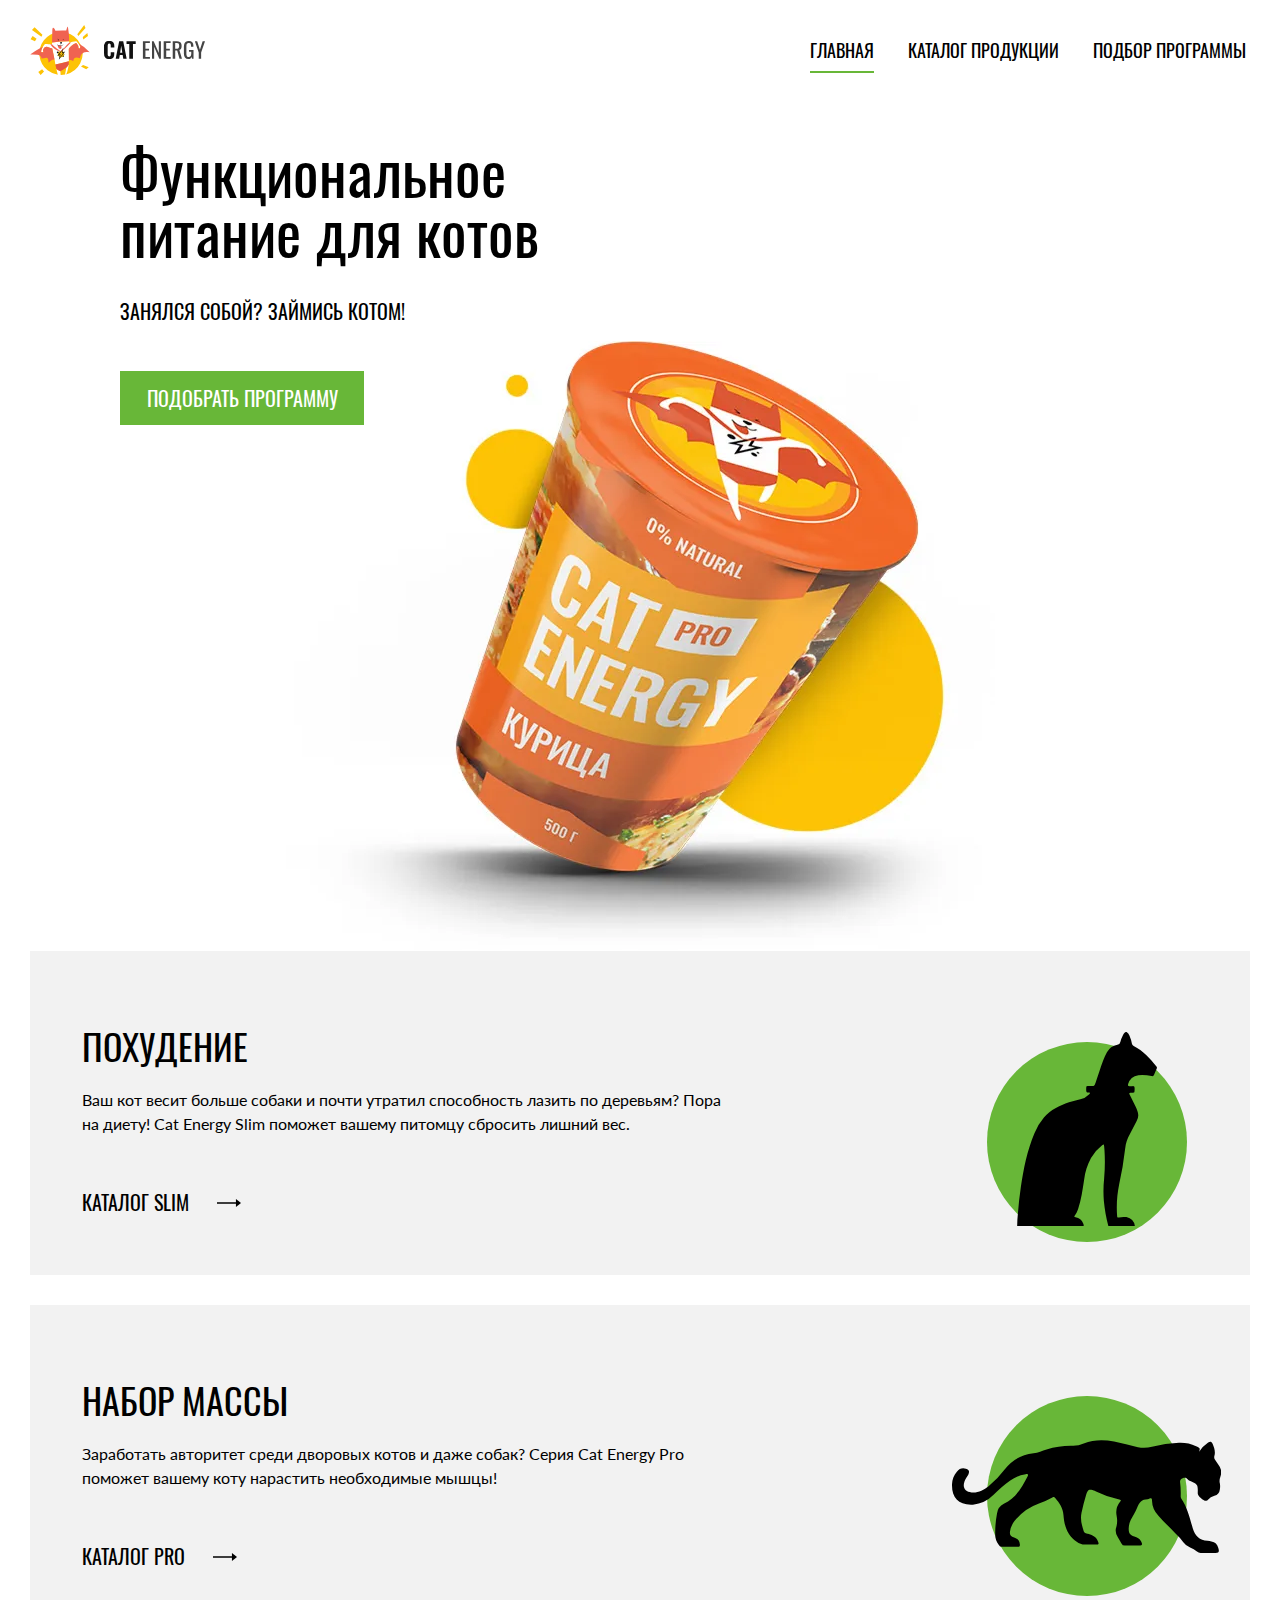
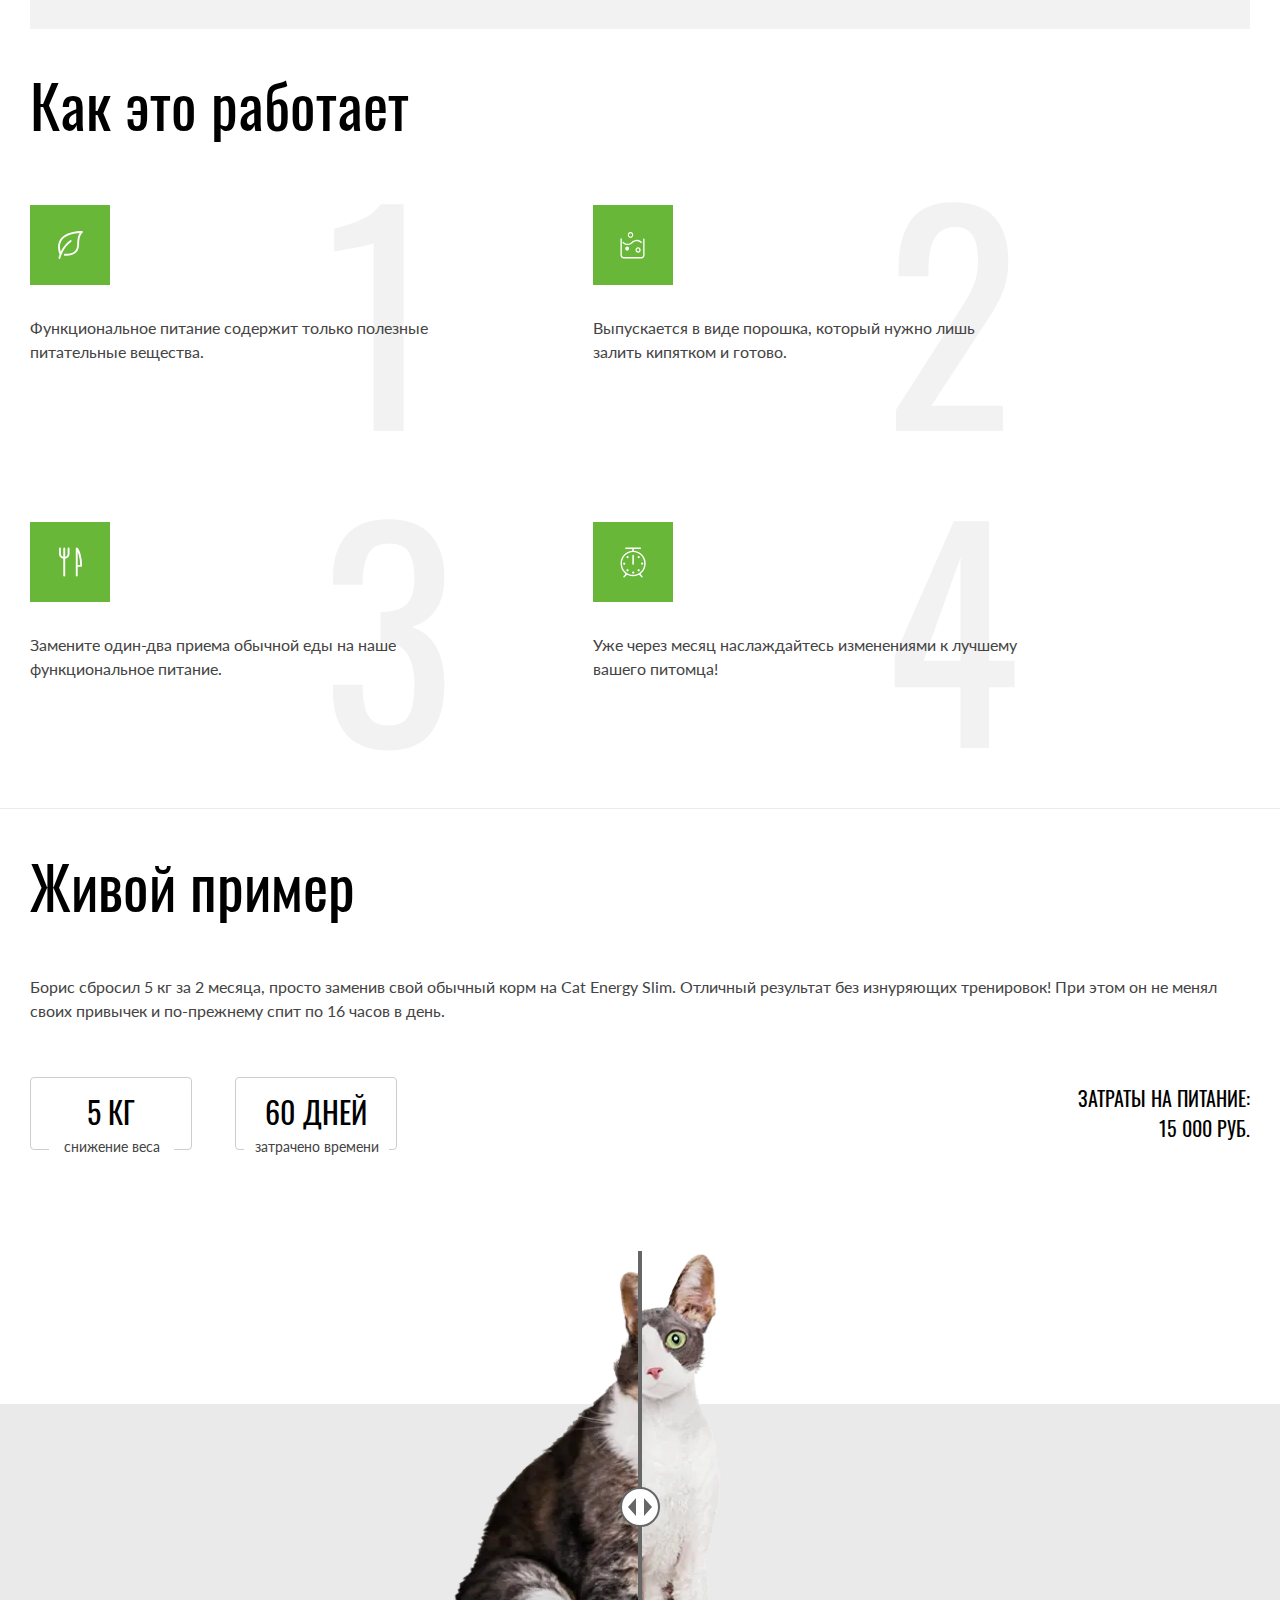
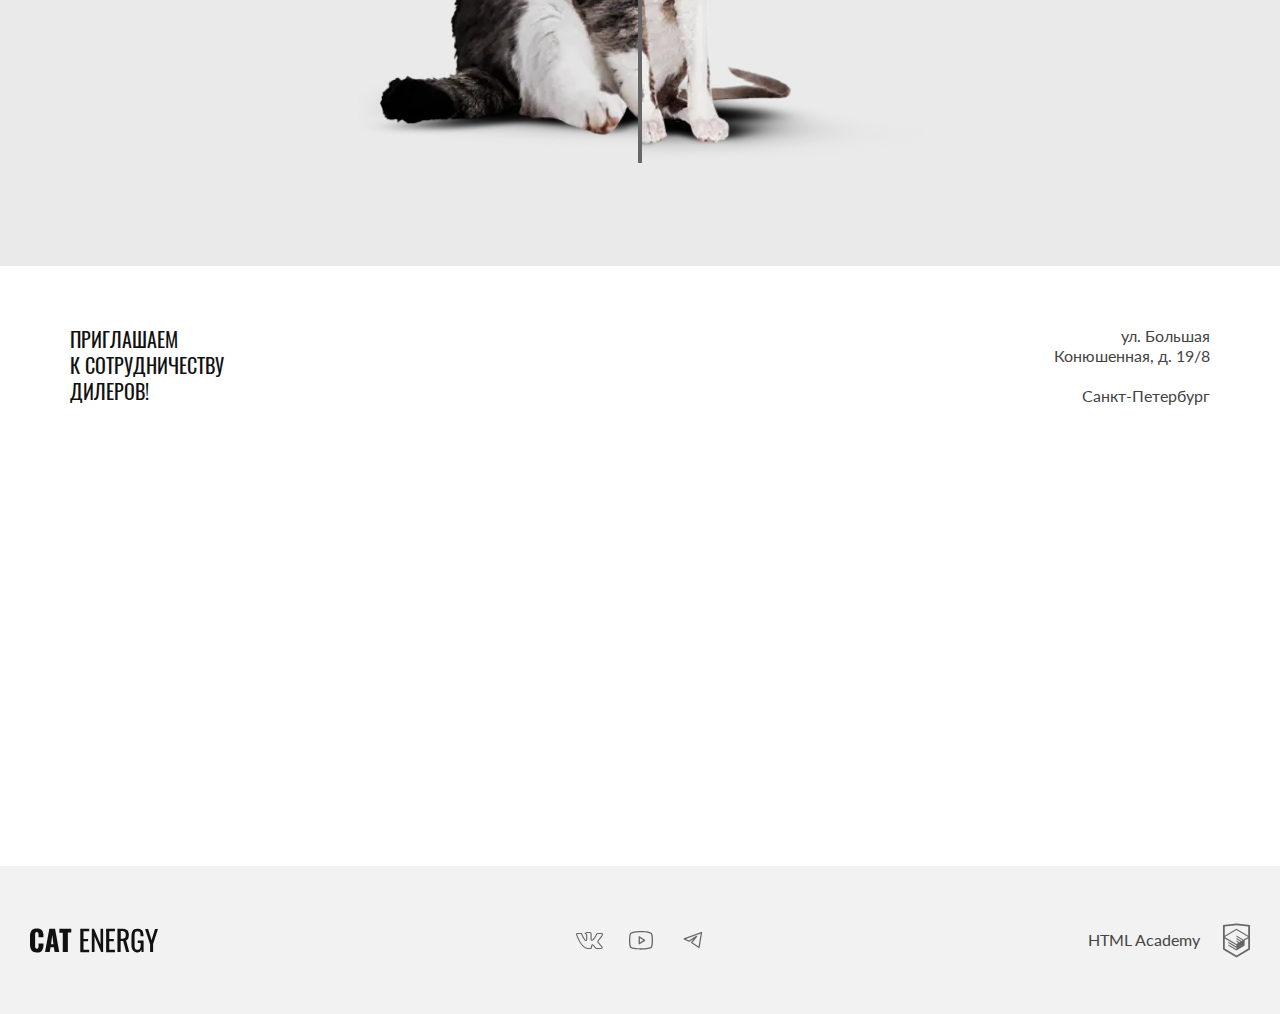
<file: index.html>
<!DOCTYPE html><html class="page" lang="ru"><head><meta charset="UTF-8"><meta name="viewport" content="width=device-width,initial-scale=1"><title>Cat ENERGY</title><link rel="preload" href="fonts/lato/Lato-Regular.woff2" as="font" crossorigin="anonymous"><link rel="preload" href="fonts/oswald/oswaldregular.woff2" as="font" crossorigin="anonymous"><link rel=" icon" href="favicon.ico"><link rel="icon" href="favicons/icon.svg" type="image/svg+xml"><link rel="apple-touch-icon" href="favicons/apple-180.png"><link rel="manifest" href="manifest.webmanifest"><link rel="stylesheet" href="styles/styles.css"></head><body class="page__body"><header class="main-header"><div class="main-header__wrapper"><div class="main-header__header-wrapper"><div class="main-header__logo-wrapper"><a class="main-header__logo-link main-header__logo-pic" href="index.html" aria-current="page"><picture><source media="(min-width: 1440px)" type="image/svg+xml" srcset="images/logo-tablet-desktop.svg" width="70" height="59"><source media="(min-width: 768px)" type="image/svg+xml" srcset="images/logo-tablet-desktop.svg" width="60" height="50"><img class="logo-pic" src="images/logo-mobile.svg" alt="Логотип сайта" width="33" height="38"></picture></a><a class="main-header__logo-link main-header__logo-text" href="index.html" aria-current="page"><picture><source media="(min-width: 768px)" type="image/svg+xml" srcset="images/logo-text-tablet.svg" width="101" height="18"><img class="logo-text logo-text--size" src="images/logo-text.svg" alt="Логотип сайта" width="101" height="18"></picture></a></div><nav class="main-nav main-nav--closed main-nav--nojs"><button class="main-nav__toggle button" type="button"><span class="visually-hidden">Открыть меню</span></button><ul class="main-nav__list"><li class="main-nav__item"><a class="main-nav__link main-nav__link--index main-nav__link--current" href="index.html" aria-current="page">Главная</a></li><li class="main-nav__item"><a class="main-nav__link main-nav__link--index" href="catalog.html">Каталог продукции</a></li><li class="main-nav__item"><a class="main-nav__link main-nav__link--index" href="#">Подбор программы</a></li></ul></nav></div><section class="hero-section"><div class="hero-section__wrapper"><div class="hero-section__content"><h1 class="hero-section__title">Функциональное<br>питание для котов</h1><p class="hero-section__desc">Занялся собой? Займись котом!</p><a class="hero-section__button button button--primary" href="#">Подобрать программу</a></div><picture><source media="(min-width: 1440px)" type="image/webp" srcset="images/hero-desktop@1x.webp, images/hero-desktop@2x.webp 2x" width="552" height="499"><source media="(min-width: 768px)" type="image/webp" srcset="images/hero-tablet@1x.webp, images/hero-tablet@2x.webp 2x" width="709" height="609"><source type="image/webp" srcset="images/hero-mobile@1x.webp@1x, images/hero-mobile@2x.webp 2x" width="280" height="270"><source media="(min-width: 1440px)" type="image/png" srcset="images/hero-desktop@1x.png, images/hero-desktop@2x.png 2x" width="552" height="499"><source media="(min-width: 768px)" type="image/png" srcset="images/hero-tablet@1x.png, images/hero-tablet@2x.png 2x" width="709" height="609"><img class="hero-section__image" src="images/hero-mobile@1x.png" srcset="images/hero-mobile@2x.png 2x" width="280" height="270" alt="Cat Energy со вкусом курицы"></picture></div></section></div></header><main class="main-content"><section class="diet"><div class="diet__wrapper content-wrapper"><h2 class="visually-hidden">Выбор программы</h2><ul class="diet__list"><li class="diet__item diet__item--tiny"><h3 class="diet__title">Похудение</h3><p class="diet__desc">Ваш кот весит больше собаки и почти утратил способность лазить по деревьям? Пора на диету! Cat Energy Slim поможет вашему питомцу сбросить лишний вес.</p><a class="diet__link" href="#">каталог slim</a></li><li class="diet__item diet__item--fat"><h3 class="diet__title">Набор массы</h3><p class="diet__desc">Заработать авторитет среди дворовых котов и даже собак? Серия Cat Energy Pro поможет вашему коту нарастить необходимые мышцы!</p><a class="diet__link" href="#">каталог pro</a></li></ul></div></section><section class="advantages"><div class="advantages__wrapper content-wrapper"><h2 class="advantages__title section-title">Как это работает</h2><ol class="advantages__list"><li class="advantages__item advantages__item--nutritious"><p class="advantages__text">Функциональное питание содержит только полезные питательные вещества.</p></li><li class="advantages__item advantages__item--powder"><p class="advantages__text">Выпускается в виде порошка, который нужно лишь залить кипятком и готово.</p></li><li class="advantages__item advantages__item--cutlery"><p class="advantages__text">Замените один-два приема обычной еды на наше функциональное питание.</p></li><li class="advantages__item advantages__item--alarm"><p class="advantages__text">Уже через месяц наслаждайтесь изменениями к лучшему вашего&nbsp;питомца!</p></li></ol></div></section><section class="example"><div class="example__wrapper content-wrapper"><h2 class="example__tittle section-title">Живой пример</h2><div class="example__inner-content"><div class="example__text"><p class="example__desc">Борис сбросил 5 кг за 2 месяца, просто заменив свой обычный корм на Cat Energy Slim. Отличный результат без&nbsp;изнуряющих тренировок! При этом он не менял своих привычек и по-прежнему спит по 16 часов в день.</p><div class="stats"><dl class="stats__list"><div class="stats__item"><dt class="stats__title">5 КГ</dt><dd class="stats__desc stats__desc--weight">снижение веса</dd></div><div class="stats__item"><dt class="stats__title">60 дней</dt><dd class="stats__desc stats__desc--time">затрачено времени</dd></div></dl><p class="stats__text"><span>затраты на питание:</span><span>15 000 руб.</span></p></div></div><div class="example__slider slider"><div class="slider__wrapper" style="--curtain-place: 0.5;"><picture class="slider__picture"><source media="(min-width: 1440px)" type="image/webp" srcset="images/before-desktop@1x.webp, images/before-desktop@2x.webp 2x" width="560" height="512"><source media="(min-width: 768px)" type="image/webp" srcset="images/before-tablet@1x.webp, images/before-tablet@2x.webp 2x" width="560" height="512"><source type="image/webp" srcset="images/before-mobile@1x.webp, images/before-mobile@2x.webp 2x" width="280" height="256"><source media="(min-width: 1440px)" type="image/png" srcset="images/before-desktop@1x.png, images/before-desktop@2x.png 2x" width="560" height="512"><source media="(min-width: 768px)" type="image/png" srcset="images/before-tablet@1x.png, images/before-tablet@2x.png 2x" width="560" height="512"><img class="slider__image slider__image--before" src="images/before-mobile@1x.png" srcset="images/before-mobile@2x.png 2x" alt="Борис ДО>" width="280" height="256" loading="lazy"></picture><button class="button slider__curtain" type="button"><span class="visually-hidden">Посмотрите разницу</span></button><picture class="slider__picture"><source media="(min-width: 1440px)" type="image/webp" srcset="images/after-desktop@1x.webp, images/after-desktop@2x.webp 2x" width="560" height="512"><source media="(min-width: 768px)" type="image/webp" srcset="images/after-tablet@1x.webp, images/after-tablet@2x.webp 2x" width="560" height="512"><source type="image/webp" srcset="images/after-mobile@1x.webp, images/after-mobile@2x.webp 2x" width="280" height="256"><source media="(min-width: 1440px)" type="image/png" srcset="images/after-desktop@1x.png, images/after-desktop@2x.png 2x" width="560" height="512"><source media="(min-width: 768px)" type="image/png" srcset="images/after-tablet@1x.png, images/after-tablet@2x.png 2x" width="560" height="512"><img class="slider__image slider__image--after" src="images/after-mobile@1x.png" srcset="images/after-mobile@2x.png 2x" alt="Борис После>" width="280" height="256" loading="lazy"></picture></div></div></div></div></section><section class="location"><div class="location__wrapper"><div class="location__contacts contacts"><h2 class="contacts__title">приглашаем<br>к сотрудничеству дилеров!</h2><div><p class="contacts__text contacts__text--top">ул. Большая Конюшенная, д. 19/8</p><p class="contacts__text">Санкт-Петербург</p></div></div><div class="location__map-wrapper location__map-wrapper--nojs"><iframe class="location__map-iframe" title="Мы на карте: Санкт-Петербург, ул. Большая Конюшенная, д. 19/8" src="https://www.google.com/maps/embed?pb=!1m18!1m12!1m3!1d1998.6036257198161!2d30.32047247732078!3d59.93871916209359!2m3!1f0!2f0!3f0!3m2!1i1024!2i768!4f13.1!3m3!1m2!1s0x4696310fca145cc1%3A0x42b32648d8238007!2z0JHQvtC70YzRiNCw0Y8g0JrQvtC90Y7RiNC10L3QvdCw0Y8g0YPQuy4sIDE5LzgsINCh0LDQvdC60YIt0J_QtdGC0LXRgNCx0YPRgNCzLCAxOTExODY!5e0!3m2!1sru!2sru!4v1716222748170!5m2!1sru!2sru" width="600" height="450" style="border:0;" allowfullscreen="" loading="lazy" referrerpolicy="no-referrer-when-downgrade"></iframe><picture><source media="(min-width: 1440px)" type="image/webp" srcset="images/map-desktop@1x.webp, images/map-desktop@2x.webp 2x" width="1440" height="400"><source media="(min-width: 768px)" type="image/webp" srcset="images/map-tablet@1x.webp, images/map-tablet@2x.webp 2x" width="768" height="400"><source type="image/webp" srcset="images/map-mobile@1x.webp, images/map-mobile@2x.webp 2x" width="320" height="362"><source media="(min-width: 1440px)" type="image/png" srcset="images/map-desktop@1x.png, images/map-desktop@2x.png 2x" width="1440" height="400"><source media="(min-width: 768px)" type="image/png" srcset="images/map-tablet@1x.png, images/map-tablet@2x.png 2x" width="768" height="400"><img class="location__map" src="images/map-mobile@1x.png" srcset="images/map-mobile@2x.png 2x" alt="Мы на карте" width="320" height="362" loading="lazy"></picture></div></div></section></main><footer class="footer"><div class="footer__wrapper content-wrapper"><a class="footer__logo" href="index.html" aria-current="page"><img class="logo-text logo-text--footer" src="images/logo-text.svg" alt="Логотип Cat Energy" width="128" height="24"></a><ul class="footer__social social-list"><li class="social-list__item"><a class="social-list__link social-list__link--vk" href="#"><span class="visually-hidden">Мы в вКонтакте</span></a></li><li class="social-list__item"><a class="social-list__link social-list__link--yt" href="#"><span class="visually-hidden">Мы на Ютубе</span></a></li><li class="social-list__item"><a class="social-list__link social-list__link--tg" href="#"><span class="visually-hidden">Мы в Телеграмм</span></a></li></ul><a class="footer__copyright copyright" href="https://htmlacademy.ru/intensive/adaptive"><p class="copyright__text">HTML Academy</p><svg class="copyright__logo" width="27" height="35"><use href="icons/stack.svg#logo-academy"></use></svg></a></div></footer><script src="scripts/script.js" defer="defer"></script></body></html>
</file>
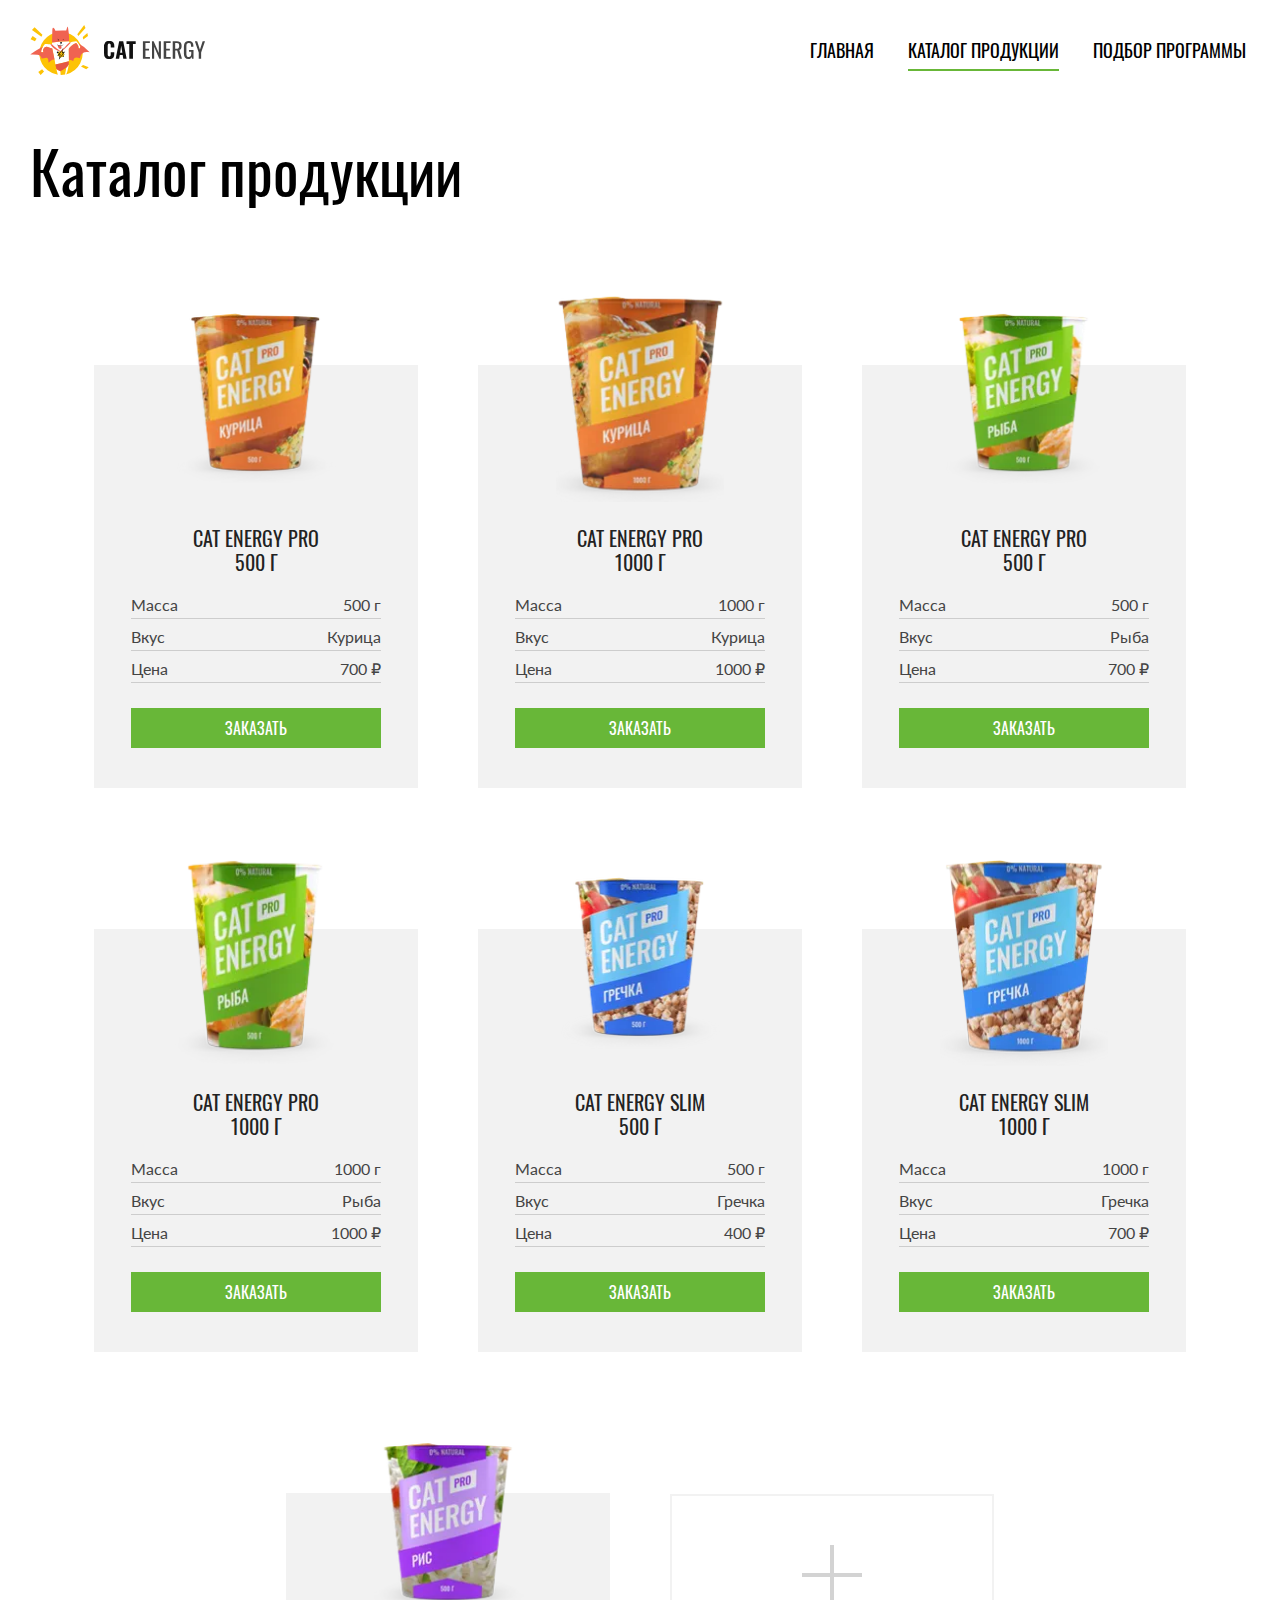
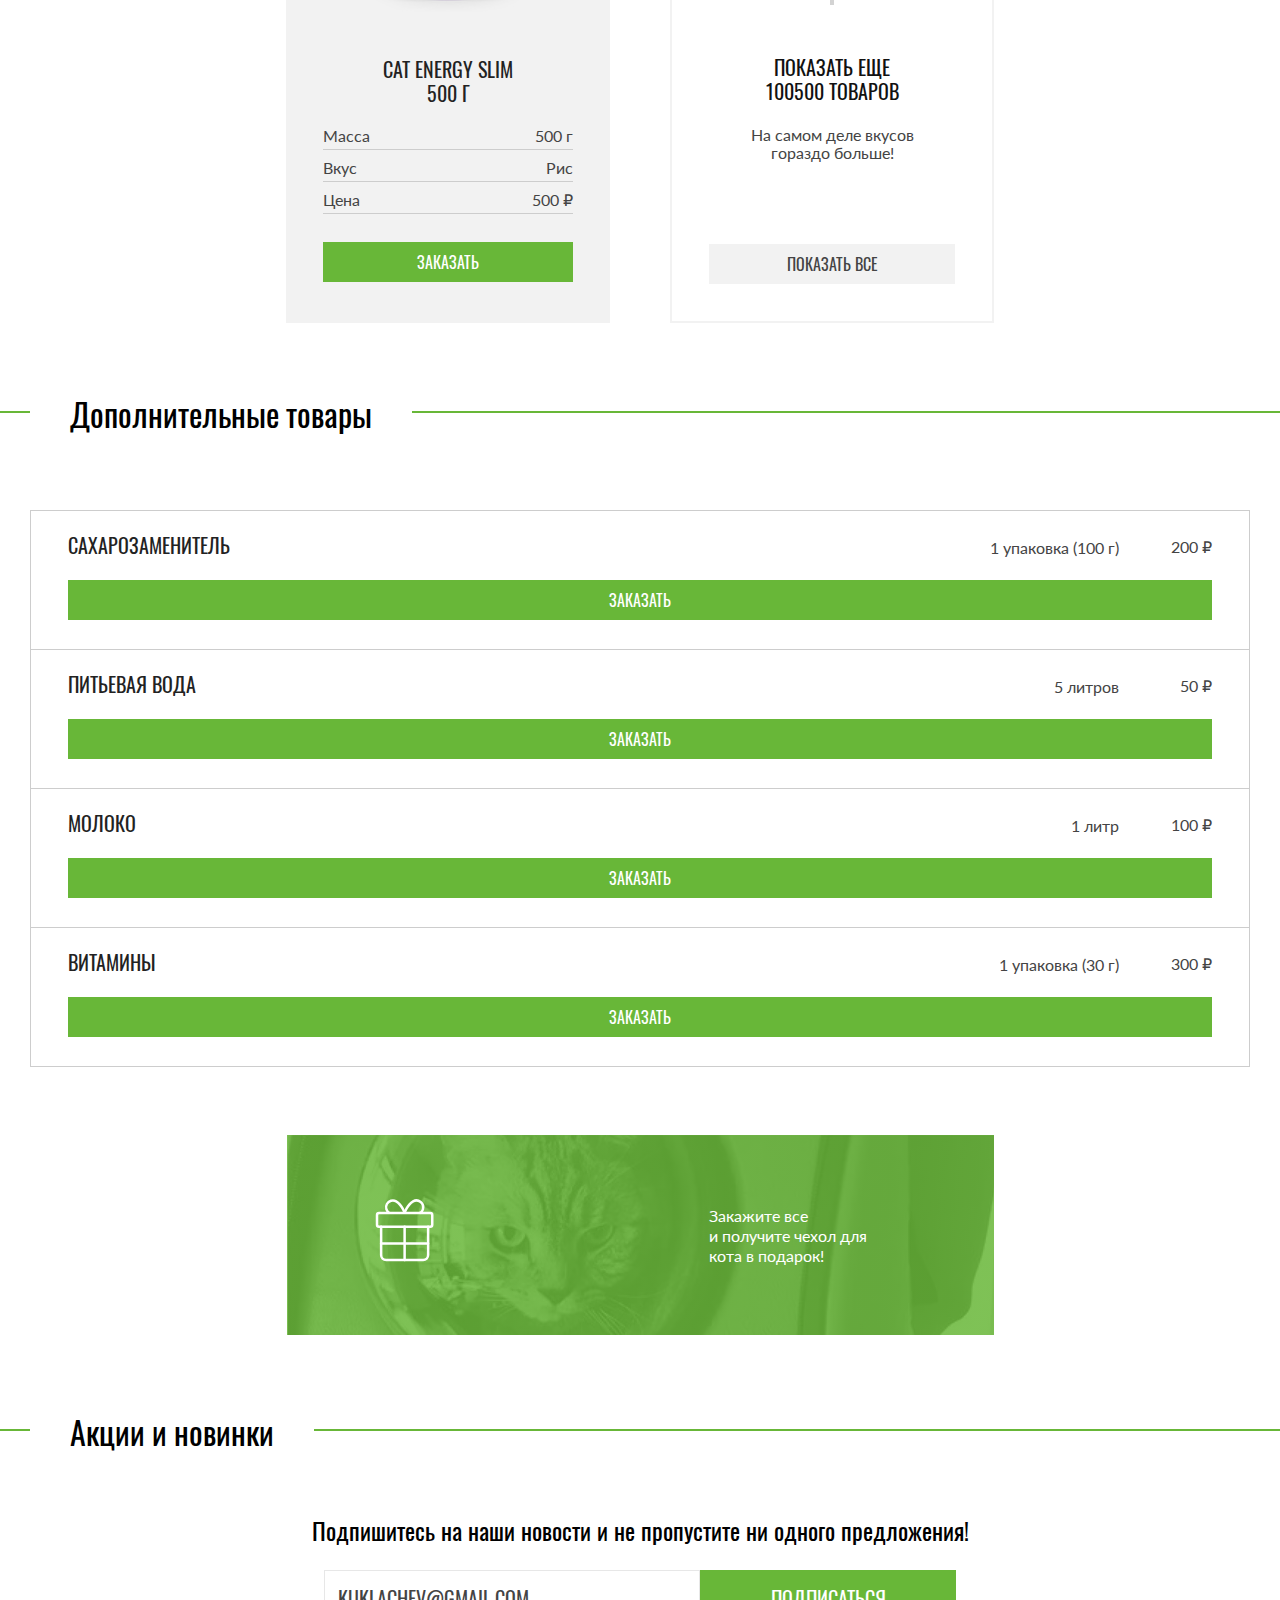
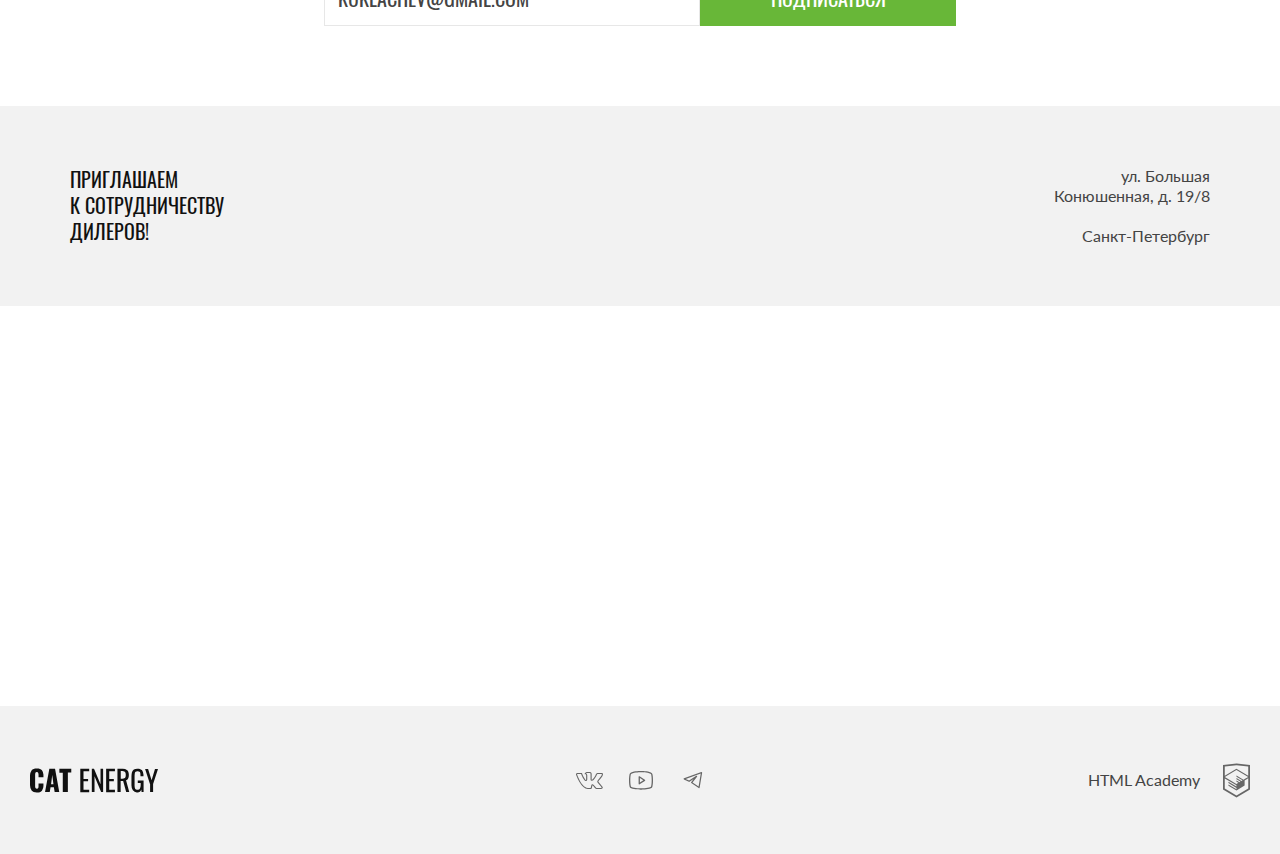
<file: catalog.html>
<!DOCTYPE html><html class="page" lang="ru"><head><meta charset="UTF-8"><meta name="viewport" content="width=device-width,initial-scale=1"><title>Каталог</title><link rel="preload" href="fonts/lato/Lato-Regular.woff2" as="font" crossorigin="anonymous"><link rel="preload" href="fonts/oswald/oswaldregular.woff2" as="font" crossorigin="anonymous"><link rel="icon" href="favicon.ico"><link rel="icon" href="favicons/icon.svg" type="image/svg+xml"><link rel="apple-touch-icon" href="favicons/apple-180.png"><link rel="manifest" href="manifest.webmanifest"><link rel="stylesheet" href="styles/styles.css"></head><body class="page__body"><header class="main-header"><div class="main-header__wrapper"><div class="main-header__header-wrapper main-header__header-wrapper--catalog"><div class="main-header__logo-wrapper"><a class="main-header__logo-link main-header__logo-pic" href="index.html"><picture><source media="(min-width: 1440px)" type="image/svg+xml" srcset="images/logo-tablet-desktop.svg" width="70" height="59"><source media="(min-width: 768px)" type="image/svg+xml" srcset="images/logo-tablet-desktop.svg" width="60" height="50"><img class="logo-pic" src="images/logo-mobile.svg" alt="Логотип сайта" width="33" height="38"></picture></a><a class="main-header__logo-link main-header__logo-text" href="index.html"><picture><source media="(min-width: 768px)" type="image/svg+xml" srcset="images/logo-text-tablet.svg" width="101" height="18"><img class="logo-text logo-text--size" src="images/logo-text.svg" alt="Логотип сайта" width="101" height="18"></picture></a></div><nav class="main-nav main-nav--closed main-nav--nojs"><button class="main-nav__toggle button" type="button"><span class="visually-hidden">Открыть меню</span></button><ul class="main-nav__list main-nav__list--catalog"><li class="main-nav__item"><a class="main-nav__link main-nav__link--catalog" href="index.html">Главная</a></li><li class="main-nav__item"><a class="main-nav__link main-nav__link--catalog main-nav__link--current" href="catalog.html" aria-current="page">Каталог продукции</a></li><li class="main-nav__item"><a class="main-nav__link main-nav__link--catalog" href="#">Подбор программы</a></li></ul></nav></div></div></header><main class="main-content"><section class="catalog"><div class="catalog__wrapper"><h1 class="section-title catalog__title">Каталог продукции</h1><ul class="catalog__list"><li class="catalog__item card"><a class="card__image-container" href="#"><picture><source media="(min-width: 1440px)" type="image/webp" srcset="images/chicken-500-desktop@1x.webp, images/chicken-500-desktop@2x.webp 2x" width="161" height="172"><source media="(min-width: 768px)" type="image/webp" srcset="images/chicken-500-tablet@1x.webp, images/chicken-500-tablet@2x.webp 2x" width="161" height="172"><source type="image/webp" srcset="images/chicken-500-mobile@1x.webp, images/chicken-500-mobile@2x.webp 2x" width="68" height="86"><source media="(min-width: 1440px)" type="image/png" srcset="images/chicken-500-desktop@1x.png, images/chicken-500-desktop@2x.png 2x" width="161" height="172"><source media="(min-width: 768px)" type="image/png" srcset="images/chicken-500-tablet@1x.png, images/chicken-500-tablet@2x.png 2x" width="161" height="172"><img src="images/chicken-500-mobile@1x.png" srcset="images/chicken-500-mobile@2x.png 2x" alt="Cat Energy PRO 500 грамм, вкус - курица." width="68" height="86"></picture></a><div class="card__text-container"><a class="card__link" href="#"><h2 class="card__title">Cat Energy PRO 500 г</h2></a><dl class="card__desc"><div class="card__desc-wrapper"><dt class="card__text card__termin">Масса</dt><dd class="card__text card__definition">500 г</dd></div><div class="card__desc-wrapper"><dt class="card__text card__termin">Вкус</dt><dd class="card__text card__definition">Курица</dd></div><div class="card__desc-wrapper"><dt class="card__text card__termin">Цена</dt><dd class="card__text card__definition">700 ₽</dd></div></dl></div><a class="card__order button button--primary" href="#">Заказать</a></li><li class="catalog__item card"><a class="card__image-container" href="#"><picture><source media="(min-width: 1440px)" type="image/webp" srcset="images/chicken-1000-desktop@1x.webp, images/chicken-1000-desktop@2x.webp 2x" width="172" height="196"><source media="(min-width: 768px)" type="image/webp" srcset="images/chicken-1000-tablet@1x.webp, images/chicken-1000-tablet@2x.webp 2x" width="168" height="206"><source type="image/webp" srcset="images/chicken-1000-mobile@1x.webp, images/chicken-1000-mobile@2x.webp 2x" width="84" height="100"><source media="(min-width: 1440px)" type="image/png" srcset="images/chicken-1000-desktop@1x.png, images/chicken-1000-desktop@2x.png 2x" width="172" height="196"><source media="(min-width: 768px)" type="image/png" srcset="images/chicken-1000-tablet@1x.png, images/chicken-1000-tablet@2x.png 2x" width="168" height="206"><img src="images/chicken-1000-mobile@1x.png" srcset="images/chicken-1000-mobile@2x.png 2x" alt="Cat Energy PRO 1000 грамм, вкус - курица." width="84" height="100"></picture></a><div class="card__text-container"><a class="card__link" href="#"><h2 class="card__title">Cat Energy PRO 1000 г</h2></a><dl class="card__desc"><div class="card__desc-wrapper"><dt class="card__text card__termin">Масса</dt><dd class="card__text card__definition">1000 г</dd></div><div class="card__desc-wrapper"><dt class="card__text card__termin">Вкус</dt><dd class="card__text card__definition">Курица</dd></div><div class="card__desc-wrapper"><dt class="card__text card__termin">Цена</dt><dd class="card__text card__definition">1000 ₽</dd></div></dl></div><a class="card__order button button--primary" href="#">Заказать</a></li><li class="catalog__item card"><a class="card__image-container" href="#"><picture><source media="(min-width: 1440px)" type="image/webp" srcset="images/fish-500-desktop@1x.webp, images/fish-500-desktop@2x.webp 2x" width="163" height="174"><source media="(min-width: 768px)" type="image/webp" srcset="images/fish-500-tablet@1x.webp, images/fish-500-tablet@2x.webp 2x" width="161" height="172"><source type="image/webp" srcset="images/fish-500-mobile@1x.webp, images/fish-500-mobile@2x.webp 2x" width="68" height="78"><source media="(min-width: 1440px)" type="image/png" srcset="images/fish-500-desktop@1x.png, images/fish-500-desktop@2x.png 2x" width="163" height="174"><source media="(min-width: 768px)" type="image/png" srcset="images/fish-500-tablet@1x.png, images/fish-500-tablet@2x.png 2x" width="161" height="172"><img src="images/fish-500-mobile@1x.png" srcset="images/fish-500-mobile@2x.png 2x" alt="Cat Energy PRO 500 грамм, вкус - рыба." width="68" height="78"></picture></a><div class="card__text-container"><a class="card__link" href="#"><h2 class="card__title">Cat Energy PRO 500 г</h2></a><dl class="card__desc"><div class="card__desc-wrapper"><dt class="card__text card__termin">Масса</dt><dd class="card__text card__definition">500 г</dd></div><div class="card__desc-wrapper"><dt class="card__text card__termin">Вкус</dt><dd class="card__text card__definition">Рыба</dd></div><div class="card__desc-wrapper"><dt class="card__text card__termin">Цена</dt><dd class="card__text card__definition">700 ₽</dd></div></dl></div><a class="card__order button button--primary" href="#">Заказать</a></li><li class="catalog__item card"><a class="card__image-container" href="#"><picture><source media="(min-width: 1440px)" type="image/webp" srcset="images/fish-1000-desktop@1x.webp, images/fish-1000-desktop@2x.webp 2x" width="172" height="196"><source media="(min-width: 768px)" type="image/webp" srcset="images/fish-500-tablet@1x.webp, images/fish-1000-tablet@2x.webp 2x" width="168" height="206"><source type="image/webp" srcset="images/fish-1000-mobile@1x.webp, images/fish-1000-mobile@2x.webp 2x" width="84" height="100"><source media="(min-width: 1440px)" type="image/png" srcset="images/fish-1000-desktop@1x.png, images/fish-1000-desktop@2x.png 2x" width="172" height="196"><source media="(min-width: 768px)" type="image/png" srcset="images/fish-1000-tablet@1x.png, images/fish-1000-tablet@2x.png 2x" width="168" height="206"><img src="images/fish-1000-mobile@1x.png" srcset="images/fish-1000-mobile@2x.png 2x" alt="Cat Energy PRO 1000 грамм, вкус - рыба." width="84" height="100"></picture></a><div class="card__text-container"><a class="card__link" href="#"><h2 class="card__title">Cat Energy PRO 1000 г</h2></a><dl class="card__desc"><div class="card__desc-wrapper"><dt class="card__text card__termin">Масса</dt><dd class="card__text card__definition">1000 г</dd></div><div class="card__desc-wrapper"><dt class="card__text card__termin">Вкус</dt><dd class="card__text card__definition">Рыба</dd></div><div class="card__desc-wrapper"><dt class="card__text card__termin">Цена</dt><dd class="card__text card__definition">1000 ₽</dd></div></dl></div><a class="card__order button button--primary" href="#">Заказать</a></li><li class="catalog__item card"><a class="card__image-container" href="#"><picture><source media="(min-width: 1440px)" type="image/webp" srcset="images/buckwheat-500-desktop@1x.webp, images/buckwheat-500-desktop@2x.webp 2x" width="161" height="172"><source media="(min-width: 768px)" type="image/webp" srcset="images/buckwheat-500-tablet@1x.webp, images/buckwheat-500-tablet@2x.webp 2x" width="161" height="172"><source type="image/webp" srcset="images/buckwheat-500-mobile@1x.webp, images/buckwheat-500-mobile@2x.webp 2x" width="68" height="78"><source media="(min-width: 1440px)" type="image/png" srcset="images/buckwheat-500-desktop@1x.png, images/buckwheat-500-desktop@2x.png 2x" width="161" height="172"><source media="(min-width: 768px)" type="image/png" srcset="images/buckwheat-500-tablet@1x.png, images/buckwheat-500-tablet@2x.png 2x" width="161" height="172"><img src="images/buckwheat-500-mobile@1x.png" srcset="images/buckwheat-500-mobile@2x.png 2x" alt="Cat Energy PRO 500 грамм, вкус - гречка." width="68" height="78"></picture></a><div class="card__text-container"><a class="card__link" href="#"><h2 class="card__title">Cat Energy SLIM 500 г</h2></a><dl class="card__desc"><div class="card__desc-wrapper"><dt class="card__text card__termin">Масса</dt><dd class="card__text card__definition">500 г</dd></div><div class="card__desc-wrapper"><dt class="card__text card__termin">Вкус</dt><dd class="card__text card__definition">Гречка</dd></div><div class="card__desc-wrapper"><dt class="card__text card__termin">Цена</dt><dd class="card__text card__definition">400 ₽</dd></div></dl></div><a class="card__order button button--primary" href="#">Заказать</a></li><li class="catalog__item card"><a class="card__image-container" href="#"><picture><source media="(min-width: 1440px)" type="image/webp" srcset="images/buckwheat-1000-desktop@1x.webp, images/buckwheat-1000-desktop@2x.webp 2x" width="172" height="196"><source media="(min-width: 768px)" type="image/webp" srcset="images/buckwheat-1000-tablet@1x.webp, images/buckwheat-1000-tablet@2x.webp 2x" width="168" height="206"><source type="image/webp" srcset="images/buckwheat-1000-mobile@1x.webp, images/buckwheat-1000-mobile@2x.webp 2x" width="84" height="100"><source media="(min-width: 1440px)" type="image/png" srcset="images/buckwheat-1000-desktop@1x.png, images/buckwheat-1000-desktop@2x.png 2x" width="172" height="196"><source media="(min-width: 768px)" type="image/png" srcset="images/buckwheat-1000-tablet@1x.png, images/buckwheat-1000-tablet@2x.png 2x" width="168" height="206"><img src="images/buckwheat-1000-mobile@1x.png" srcset="images/buckwheat-1000-mobile@2x.png 2x" alt="Cat Energy PRO 1000 грамм, вкус - гречка." width="84" height="100"></picture></a><div class="card__text-container"><a class="card__link" href="#"><h2 class="card__title">Cat Energy SLIM 1000 г</h2></a><dl class="card__desc"><div class="card__desc-wrapper"><dt class="card__text card__termin">Масса</dt><dd class="card__text card__definition">1000 г</dd></div><div class="card__desc-wrapper"><dt class="card__text card__termin">Вкус</dt><dd class="card__text card__definition">Гречка</dd></div><div class="card__desc-wrapper"><dt class="card__text card__termin">Цена</dt><dd class="card__text card__definition">700 ₽</dd></div></dl></div><a class="card__order button button--primary" href="#">Заказать</a></li><li class="catalog__item card"><a class="card__image-container" href="#"><picture><source media="(min-width: 1440px)" type="image/webp" srcset="images/rice-500-desktop@1x.webp, images/rice-500-desktop@2x.webp 2x" width="161" height="172"><source media="(min-width: 768px)" type="image/webp" srcset="images/rice-500-tablet@1x.webp, images/rice-500-tablet@2x.webp 2x" width="161" height="172"><source type="image/webp" srcset="images/rice-500-mobile@1x.webp, images/rice-500-mobile@2x.webp 2x" width="72" height="84"><source media="(min-width: 1440px)" type="image/png" srcset="images/rice-500-desktop@1x.png, images/rice-500-desktop@2x.png 2x" width="161" height="172"><source media="(min-width: 768px)" type="image/png" srcset="images/rice-500-tablet@1x.png, images/rice-500-tablet@2x.png 2x" width="161" height="172"><img src="images/rice-500-mobile@1x.png" srcset="images/rice-500-mobile@2x.png 2x" alt="Cat Energy PRO 500 грамм, вкус - рис." width="72" height="84"></picture></a><div class="card__text-container"><a class="card__link" href="#"><h2 class="card__title">Cat Energy SLIM 500 г</h2></a><dl class="card__desc"><div class="card__desc-wrapper"><dt class="card__text card__termin">Масса</dt><dd class="card__text card__definition">500 г</dd></div><div class="card__desc-wrapper"><dt class="card__text card__termin">Вкус</dt><dd class="card__text card__definition">Рис</dd></div><div class="card__desc-wrapper"><dt class="card__text card__termin">Цена</dt><dd class="card__text card__definition">500 ₽</dd></div></dl></div><a class="card__order button button--primary" href="#">Заказать</a></li><li class="catalog__item card card--more"><p class="card__title card__title--more">Показать еще 100500 товаров</p><p class="card__text card__text--more">На самом деле вкусов гораздо больше!</p><a class="card__show-all button button--secondary" href="#">Показать все</a></li></ul></div></section><section class="additional-products"><div class="additional-products__wrapper content-wrapper"><h2 class="additional-products__title title-secondary">Дополнительные товары</h2><div class="additional-products__content-wrapper"><ul class="additional-products__list"><li class="additional-products__item add-card"><h3 class="add-card__product-name">Сахарозаменитель</h3><span class="add-card__size add-card__text">1 упаковка (100 г)</span> <span class="add-card__price add-card__text">200 ₽</span> <a class="add-card__order button button--primary" href="#">Заказать</a></li><li class="additional-products__item add-card"><h3 class="add-card__product-name">Питьевая вода</h3><span class="add-card__size add-card__text">5 литров</span> <span class="add-card__price add-card__text">50 ₽</span> <a class="add-card__order button button--primary" href="#">Заказать</a></li><li class="additional-products__item add-card"><h3 class="add-card__product-name">Молоко</h3><span class="add-card__size add-card__text">1 литр</span> <span class="add-card__price add-card__text">100 ₽</span> <a class="add-card__order button button--primary" href="#">Заказать</a></li><li class="additional-products__item add-card"><h3 class="add-card__product-name">Витамины</h3><span class="add-card__size add-card__text">1 упаковка (30 г)</span> <span class="add-card__price add-card__text">300 ₽</span> <a class="add-card__order button button--primary" href="#">Заказать</a></li></ul><div class="additional-products__bonus bonus"><p class="bonus__text">Закажите все и&nbsp;получите чехол&nbsp;для кота в подарок!</p></div></div></div></section><section class="subs"><div class="subs__wrapper content-wrapper"><h2 class="subs__title title-secondary">Акции и новинки</h2><p class="subs__desc">Подпишитесь на наши новости и не пропустите ни одного предложения!</p><form class="subs__form" action="https://echo.htmlacademy.ru/courses" method="post" name="subs-form"><label class="visually-hidden" for="subs">Укажите ваш e-mail</label> <input class="subs__email field" type="email" name="user-email" id="subs" placeholder="Kuklachev@gmail.com" required> <button class="subs__button button button--primary" type="submit">подписаться</button></form></div></section><section class="location"><div class="location__wrapper"><div class="location__contacts contacts--catalog contacts"><h2 class="contacts__title">приглашаем<br>к сотрудничеству дилеров!</h2><div><p class="contacts__text contacts__text--top">ул. Большая Конюшенная, д. 19/8</p><p class="contacts__text">Санкт-Петербург</p></div></div><div class="location__map-wrapper location__map-wrapper--nojs"><iframe class="location__map-iframe" title="Мы на карте: Санкт-Петербург, ул. Большая Конюшенная, д. 19/8" src="https://www.google.com/maps/embed?pb=!1m18!1m12!1m3!1d1998.6036257198161!2d30.32047247732078!3d59.93871916209359!2m3!1f0!2f0!3f0!3m2!1i1024!2i768!4f13.1!3m3!1m2!1s0x4696310fca145cc1%3A0x42b32648d8238007!2z0JHQvtC70YzRiNCw0Y8g0JrQvtC90Y7RiNC10L3QvdCw0Y8g0YPQuy4sIDE5LzgsINCh0LDQvdC60YIt0J_QtdGC0LXRgNCx0YPRgNCzLCAxOTExODY!5e0!3m2!1sru!2sru!4v1716222748170!5m2!1sru!2sru" width="600" height="450" style="border:0;" allowfullscreen="" loading="lazy" referrerpolicy="no-referrer-when-downgrade"></iframe><picture><source media="(min-width: 1440px)" type="image/webp" srcset="images/map-desktop@1x.webp, images/map-desktop@2x.webp 2x" width="1440" height="400"><source media="(min-width: 768px)" type="image/webp" srcset="images/map-tablet@1x.webp, images/map-tablet@2x.webp 2x" width="768" height="400"><source type="image/webp" srcset="images/map-mobile@1x.webp, images/map-mobile@2x.webp 2x" width="320" height="362"><source media="(min-width: 1440px)" type="image/png" srcset="images/map-desktop@1x.png, images/map-desktop@2x.png 2x" width="1440" height="400"><source media="(min-width: 768px)" type="image/png" srcset="images/map-tablet@1x.png, images/map-tablet@2x.png 2x" width="768" height="400"><img class="location__map" src="images/map-mobile@1x.png" srcset="images/map-mobile@2x.png 2x" alt="Мы на карте" width="320" height="362" loading="lazy"></picture></div></div></section></main><footer class="footer"><div class="footer__wrapper content-wrapper"><a class="footer__logo" href="index.html"><img class="logo-text logo-text--footer" src="images/logo-text.svg" alt="Логотип Cat Energy" width="128" height="24"></a><ul class="footer__social social-list"><li class="social-list__item"><a class="social-list__link social-list__link--vk" href="#"><span class="visually-hidden">Мы в вКонтакте</span></a></li><li class="social-list__item"><a class="social-list__link social-list__link--yt" href="#"><span class="visually-hidden">Мы на Ютубе</span></a></li><li class="social-list__item"><a class="social-list__link social-list__link--tg" href="#"><span class="visually-hidden">Мы в Телеграмм</span></a></li></ul><a class="footer__copyright copyright" href="https://htmlacademy.ru/intensive/adaptive"><p class="copyright__text">HTML Academy</p><svg class="copyright__logo" width="27" height="35"><use href="icons/stack.svg#logo-academy"></use></svg></a></div></footer><script src="scripts/script.js" defer="defer"></script></body></html>
</file>
<file: styles/styles.css>
@font-face{font-family:Lato;font-style:normal;font-weight:400;src:url(../fonts/lato/Lato-Regular.woff2)format("woff2");font-display:swap}@font-face{font-family:Oswald;font-style:normal;font-weight:400;src:url(../fonts/oswald/oswaldregular.woff2)format("woff2");font-display:swap}*,:before,:after{box-sizing:border-box}img{display:block}.visually-hidden{white-space:nowrap;-webkit-clip-path:inset(100%);clip-path:inset(100%);clip:rect(0 0 0 0);border:0;width:1px;height:1px;margin:-1px;padding:0;position:absolute;overflow:hidden}.content-wrapper{min-width:320px;margin:0 auto;padding:0 20px}@media (width>=768px){.content-wrapper{padding:0 30px}}@media (width>=1440px){.content-wrapper{max-width:1440px;padding:0 110px}}.button{color:#fff;text-transform:uppercase;text-align:center;border:none;padding:10px;font-family:Oswald,Tahoma,sans-serif;text-decoration:none;transition:background-color .2s ease-in-out}.button--primary{background-color:#68b738}.button--primary:hover{background-color:#5eaa2f}.button--primary:active{color:#fff9}.button--secondary{color:#444;background-color:#f2f2f2}.button--secondary:hover{background-color:#ebebeb}.button--secondary:active{color:#666}.page__body{color:#444;min-width:320px;margin:0 auto;font-family:Lato,Arial,sans-serif;font-size:14px;font-weight:400;line-height:18px}.main-header__logo-wrapper{align-items:center;padding:14px 20px 12px;display:flex}@media (width>=768px){.main-header__logo-wrapper{gap:8px;width:174px;padding:0}}@media (width>=1440px){.main-header__logo-wrapper{gap:14px}}.main-header__logo-link{z-index:5}.main-header__logo-link:hover,.main-header__logo-link:focus-visible{opacity:.8}.main-header__logo-link:active{opacity:.5}@media (width<=767px){.main-header__logo-text{width:101px;position:absolute;left:50%;transform:translate(-50%)}}.main-header__header-wrapper{flex-direction:column;display:flex;position:relative}@media (width>=768px){.main-header__header-wrapper{flex-direction:row;justify-content:space-between;margin-bottom:39px;padding:25px 30px 0}}@media (width>=1440px){.main-header__header-wrapper{max-width:1440px;margin:0 auto 30px;padding:55px 110px 0}}.main-header__header-wrapper--catalog{border-bottom:1px solid #d9d9d9;margin-bottom:25px}@media (width>=768px){.main-header__header-wrapper--catalog{border:none;margin-bottom:65px}}@media (width>=1440px){.main-header__header-wrapper--catalog{margin-bottom:76px}}@media (width>=768px){.main-nav{display:flex}}.main-nav__list{z-index:60;background-color:#fff;width:100%;margin:0;padding:0;list-style:none}@media (width>=768px){.main-nav__list{z-index:10;background-color:#0000;flex-wrap:wrap;justify-content:flex-end;align-items:center;width:auto;margin-left:auto;padding-right:4px;display:flex}}@media (width>=1440px){.main-nav__list{max-width:650px;padding-right:0}}.main-nav__item{text-align:center;border-top:1px solid #ebebeb}@media (width>=768px){.main-nav__item{border:none;margin-left:34px}}@media (width>=768px) and (width>=1440px){.main-nav__item{margin-left:35px}}.main-nav__link{color:#000;text-transform:uppercase;text-align:center;z-index:5;padding:22px 20px 24px;font-family:Oswald,Tahoma,sans-serif;font-size:20px;line-height:20px;text-decoration:none;transition:opacity .2s ease-in-out;display:block}@media (width>=768px){.main-nav__link{padding:12px 0;font-size:18px;line-height:24px}}@media (width>=1440px){.main-nav__link{color:#111;padding:15px 0;font-size:20px;line-height:20px}}.main-nav__link:hover,.main-nav__link:focus-visible{opacity:.6}.main-nav__link:active{opacity:.3}.main-nav__link--current{pointer-events:none;position:relative}@media (width>=768px){.main-nav__link--current:after{content:"";background-color:#68b738;height:2px;position:absolute;bottom:1px;left:0;right:0}}@media (width>=1440px){.main-nav__link--index{color:#fff}.main-nav__link--current.main-nav__link--index:after{background-color:#fff}}@media (width>=768px){.main-nav__link--current.main-nav__link--catalog:after{bottom:3px}}@media (width>=1440px){.main-nav__link--current.main-nav__link--catalog:after{bottom:1px}}.main-nav__toggle{cursor:pointer;background-color:#0000;width:24px;height:24px;position:absolute;top:18px;right:21px}@media (width>=768px){.main-nav__toggle{display:none}}.main-nav__toggle:hover,.main-nav__toggle:focus-visible{opacity:.5}.main-nav__toggle:active{opacity:.7}@media (width<=767px){.main-nav--closed .main-nav__list{display:none}}.main-nav--closed .main-nav__toggle:before{content:"";background-color:#000;width:24px;height:2px;position:absolute;top:50%;right:0;box-shadow:0 -8px #000,0 8px #000}.main-nav--opened .main-nav__toggle:after,.main-nav__toggle:before{content:"";background-color:#000;width:24px;height:1px;position:absolute;right:0}.main-nav--opened .main-nav__toggle:after{transform:rotate(45deg)}.main-nav--opened .main-nav__toggle:before{transform:rotate(-45deg)}.main-nav--opened .main-nav__list{position:absolute}.main-nav--nojs .main-nav__toggle{display:none}@media (width<=767px){.main-nav--nojs .main-nav__list{display:block}}.hero-section__wrapper{padding:27px 20px 0}@media (width>=768px){.hero-section__wrapper{padding:27px 30px 0;position:relative}}@media (width>=1440px){.hero-section__wrapper{max-width:1440px;margin:0 auto;padding:0 110px}}.hero-section{background-image:-webkit-linear-gradient(#68b738d9 69%,#fff 69%),-webkit-image-set(url(../images/hero-bg@1x.webp) 1x type("image/webp"),url(../images/hero-bg@2x.webp) 2x type("image/webp"),url(../images/hero-bg@1x.jpg) 1x type("image/jpg"),url(../images/hero-bg@2x.jpg) 2x type("image/jpg")),-webkit-linear-gradient(90deg,#525156 50%,#444348 50%);background-image:linear-gradient(#68b738d9 69%,#fff 69%),image-set("../images/hero-bg@1x.webp" 1x type("image/webp"),"../images/hero-bg@2x.webp" 2x type("image/webp"),"../images/hero-bg@1x.jpg" 1x type("image/jpg"),"../images/hero-bg@2x.jpg" 2x type("image/jpg")),linear-gradient(90deg,#525156 50%,#444348 50%);background-position:top;background-repeat:no-repeat;background-size:100%,320px 302px,100%;width:100%;position:relative}@media (width>=768px){.hero-section{background:0 0;position:static}}@media (width>=1440px){.hero-section{min-height:580px}}@media (width>=768px){.hero-section:before{background:0 0}}@media (width>=1440px){.hero-section:before{content:"";background-image:-webkit-linear-gradient(90deg,#fff 50%,#68b738d9 50%),-webkit-image-set(url(../images/hero-bg-desktop@1x.webp) 1x type("image/webp"),url(../images/hero-bg-desktop@2x.webp) 2x type("image/webp"),url(../images/hero-bg-desktop@1x.png) 1x type("image/png"),url(../images/hero-bg-desktop@2x.png) 2x type("image/png")),-webkit-linear-gradient(90deg,#fff 50%,#3e3d42 50%);background-image:linear-gradient(90deg,#fff 50%,#68b738d9 50%),image-set("../images/hero-bg-desktop@1x.webp" 1x type("image/webp"),"../images/hero-bg-desktop@2x.webp" 2x type("image/webp"),"../images/hero-bg-desktop@1x.png" 1x type("image/png"),"../images/hero-bg-desktop@2x.png" 2x type("image/png")),linear-gradient(90deg,#fff 50%,#3e3d42 50%);background-position:50%,calc(50% + 520px) bottom;background-repeat:no-repeat;background-size:contain;min-width:100%;min-height:694px;position:absolute;top:0;right:0}}.hero-section__content{text-align:center;flex-direction:column;justify-content:center;align-items:center;gap:27px;display:flex}@media (width>=768px){.hero-section__content{align-items:flex-start;gap:40px;padding-left:90px}}@media (width>=1440px){.hero-section__content{align-items:flex-start;gap:40px;padding-top:80px;padding-left:80px}}.hero-section__title{color:#fff;z-index:2;margin:0;font-family:Oswald,Tahoma,sans-serif;font-size:36px;font-weight:400;line-height:36px}@media (width>=768px){.hero-section__title{color:#000;text-align:left;z-index:3;max-width:70%;margin:0;font-size:60px;line-height:60px}}@media (width>=1440px){.hero-section__title{max-width:40%}}.hero-section__desc{text-transform:uppercase;color:#fff;z-index:3;margin:0;font-family:Oswald,Tahoma,sans-serif;font-size:14px;line-height:14px}@media (width>=768px){.hero-section__desc{color:#000;max-width:50%;margin-bottom:10px;font-size:20px;line-height:20px}}@media (width>=1440px){.hero-section__desc{max-width:30%;margin-bottom:13px}}.hero-section__button{text-align:center;min-width:280px;padding:10px 20px;font-size:16px;line-height:20px;display:block;position:absolute;bottom:-42px}@media (width>=768px){.hero-section__button{z-index:3;min-width:244px;padding:14px 26px;font-size:20px;line-height:26px;position:static}}.hero-section__image{z-index:2;margin:29px auto 62px;display:block;position:relative}@media (width>=768px){.hero-section__image{margin:0 auto;top:-84px}}@media (width>=1440px){.hero-section__image{margin:0;position:absolute;top:0;left:558px}}.diet__wrapper{margin-bottom:20px}@media (width>=768px){.diet__wrapper{margin-top:-83px;margin-bottom:45px}}@media (width>=1440px){.diet__wrapper{margin-top:53px;margin-bottom:70px}}.diet__list{flex-direction:column;gap:20px;margin:0;padding:0;list-style:none;display:flex}@media (width>=768px){.diet__list{gap:30px}}@media (width>=1440px){.diet__list{flex-flow:wrap;justify-content:space-between;gap:80px;width:1220px}}.diet__item{background-color:#f2f2f2;padding:24px 20px 20px;position:relative}@media (width>=768px){.diet__item{text-align:left;color:#000;min-width:708px;padding:77px 63px 60px 52px}}@media (width>=1440px){.diet__item{min-width:auto;max-width:570px;padding:47px 52px 60px}}.diet__item:before{content:"";background-color:#68b738;border-radius:50%;width:50px;height:50px;position:absolute}@media (width>=768px){.diet__item:before{width:200px;height:200px;top:91px;right:63px}}@media (width>=1440px){.diet__item:before{width:100px;height:100px;top:47px;left:52px}}.diet__item:after{content:"";background-repeat:no-repeat;width:68px;height:50px;position:absolute}@media (width>=768px){.diet__item:after{width:269px;height:194px}}@media (width>=1440px){.diet__item:after{width:135px;height:97px}}.diet__item--tiny:after{background-image:url(../icons/stack.svg#cat-sit);background-size:37px 50px;top:21px;left:27px}@media (width>=768px){.diet__item--tiny:after{background-size:140px 194px;width:140px;top:81px;left:auto;right:93px}}@media (width>=1440px){.diet__item--tiny:after{background-size:70px 97px;top:41px;left:67px}}.diet__item--fat:after{background-image:url(../icons/stack.svg#cat-walk);background-size:68px 29px;top:34px;left:11px}@media (width>=768px){.diet__item--fat:after{background-size:269px 113px;top:135px;left:auto;right:29px}}@media (width>=1440px){.diet__item--fat:after{background-size:135px 57px;top:67px;left:33px}}.diet__title{text-transform:uppercase;margin:6px 0 29px 70px;font-family:Oswald,Tahoma,sans-serif;font-size:24px;font-weight:400;line-height:37px}@media (width>=768px){.diet__title{margin:0 0 24px;font-size:36px;line-height:36px}}@media (width>=1440px){.diet__title{margin-top:30px;margin-bottom:73px;margin-left:162px}}.diet__desc{border-bottom:1px solid #d9d9d9;margin-bottom:17px;padding-bottom:22px}@media (width>=768px){.diet__desc{border-bottom:none;max-width:58%;margin-bottom:54px;padding:0;font-size:16px;line-height:24px}}@media (width>=1440px){.diet__desc{min-width:460px;margin-bottom:30px}}.diet__link{color:#000;text-transform:uppercase;justify-self:flex-start;align-items:center;gap:16px;font-family:Oswald,Tahoma,sans-serif;font-size:16px;line-height:20px;text-decoration:none;display:flex}@media (width>=768px){.diet__link{gap:28px;width:300px;font-size:20px;line-height:25px}}.diet__link:after{content:"";background-color:#000;flex-shrink:0;width:32px;height:12px;transition:all .2s ease-in-out;-webkit-mask-image:url(../icons/stack.svg#arrow-long);mask-image:url(../icons/stack.svg#arrow-long);-webkit-mask-position:0;mask-position:0;-webkit-mask-size:24px 12px;mask-size:24px 12px;-webkit-mask-repeat:no-repeat;mask-repeat:no-repeat}.diet__link:hover:after,.diet__link:focus-visible:after{-webkit-mask-size:32px 12px;mask-size:32px 12px}.diet__link:active{opacity:.5}.advantages__wrapper{margin-bottom:49px}@media (width>=768px){.advantages__wrapper{margin-bottom:18px}}@media (width>=1440px){.advantages__wrapper{margin-bottom:0}}.advantages__list{flex-direction:column;gap:20px;margin:0;padding:0;list-style:none;display:grid}@media (width>=768px){.advantages__list{grid-template-columns:repeat(2,34.9%);gap:37px 137px;padding-bottom:50px;position:relative}}@media (width>=1440px){.advantages__list{flex-flow:wrap;justify-content:flex-start;gap:77px;display:flex}}@media (width>=768px){.advantages__list:before{content:"";background-color:#ebebeb;width:calc(100% + 60px);height:1px;position:absolute;bottom:3px;left:-30px;right:auto}}@media (width>=1440px){.advantages__list:before{content:none}}.advantages__item{counter-increment:my-counter;align-items:center;min-height:60px;display:flex;position:relative}@media (width>=768px){.advantages__item{flex-direction:column;min-height:280px;padding:40px 0 57px}}@media (width>=1440px){.advantages__item{max-width:247px}}@media (width>=768px){.advantages__item:after{content:counter(my-counter);color:#f2f2f2;font-family:Oswald,Tahoma,sans-serif;font-size:280px;font-weight:400;line-height:280px;display:block;position:absolute;top:0;right:0}}.advantages__item:first-child:after{right:24px}.advantages__item:before{content:"";background-color:#68b738;background-position:50%;background-repeat:no-repeat;width:60px;height:60px;position:absolute}@media (width>=768px){.advantages__item:before{z-index:1;width:80px;height:80px;margin-bottom:31px;margin-right:auto;position:relative}}.advantages__item--nutritious:before{background-image:url(../icons/stack.svg#leaf);background-size:25px 28px}.advantages__item--powder:before{background-image:url(../icons/stack.svg#hot-water);background-size:25px 27px}.advantages__item--cutlery:before{background-image:url(../icons/stack.svg#cutlery);background-size:25px 30px}.advantages__item--alarm:before{background-image:url(../icons/stack.svg#alarm);background-size:26px 31px}.advantages__text{z-index:1;margin:0 0 0 80px}@media (width>=768px){.advantages__text{margin:0;font-size:16px;line-height:24px}}.section-title{color:#000;margin-top:0;margin-bottom:40px;font-family:Oswald,Tahoma,sans-serif;font-size:36px;font-weight:400;line-height:40px}@media (width>=768px){.section-title{margin-bottom:31px;font-size:60px;line-height:60px}}@media (width>=1440px){.section-title{margin-bottom:34px}}.example__wrapper{max-width:1440px}@media (width>=768px){.example__wrapper{margin-bottom:62px}}@media (width>=1440px){.example__wrapper{margin-bottom:46px}}.example{background-color:#eaeaea;padding:25px 0 41px}@media (width>=768px){.example{background:linear-gradient(0deg,#eaeaea 462px,#fff 462px)}}@media (width>=1440px){.example{background:linear-gradient(#fff 155px,#f2f2f2 155px);padding:20px 0 10px;position:relative}.example__inner-content{gap:225px;padding-top:85px;display:flex}}@media (width>=768px){.example__text{margin-bottom:68px}}@media (width>=1440px){.example__text{max-width:436px;margin-bottom:0}}.example__desc{margin-bottom:20px}@media (width>=768px){.example__desc{min-width:708px;margin-bottom:40px;font-size:16px;line-height:24px}}@media (width>=1440px){.example__desc{min-width:auto;margin:0 0 54px}}@media (width>=768px){.example__tittle{max-width:50%;margin-bottom:60px}}@media (width>=1440px){.example__slider{width:560px;position:absolute;top:20px;right:calc(50% - 609px)}}@media (width>=768px){.stats{justify-content:space-between;display:flex}}@media (width>=1440px){.stats{flex-direction:column}}.stats__list{text-align:center;flex-wrap:wrap;gap:32px;margin-bottom:33px;display:flex}@media (width>=768px){.stats__list{gap:43px;max-width:500px}}.stats__item{position:relative}.stats__title{color:#000;text-transform:uppercase;border:1px solid #cdcdcd;border-radius:4px;min-width:124px;padding:13px 18px 17px;font-family:Oswald,Tahoma,sans-serif;font-size:24px;line-height:24px;display:block}@media (width>=768px){.stats__title{min-width:162px;padding:15px 16px 19px;font-size:30px;line-height:37px}}.stats__desc{background-color:#eaeaea;width:87px;padding:0 14px;font-size:12px;line-height:12px;display:block;position:absolute;top:47px;right:18px}@media (width>=768px){.stats__desc{text-align:center;background-color:#fff;min-width:77%;margin:0;padding:0;font-size:14px;line-height:14px;top:auto;bottom:-4px}}@media (width>=1440px){.stats__desc{background-color:#f2f2f2}}@media (width>=768px){.stats__desc--time{box-shadow:-10px 0 #fff,10px 0 #fff}}@media (width>=1440px){.stats__desc--time{box-shadow:-10px 0 #f2f2f2,10px 0 #f2f2f2}}.stats__text{text-transform:uppercase;color:#000;text-align:center;justify-content:center;gap:4px;margin-bottom:20px;font-family:Oswald,Tahoma,sans-serif;font-size:14px;line-height:20px;display:flex}@media (width>=768px){.stats__text{flex-direction:column;justify-content:flex-start;align-items:flex-end;gap:10px;margin-top:25px;font-size:20px;line-height:20px}}@media (width>=1440px){.stats__text{flex-direction:row;gap:67px}}.slider__picture,.slider__picture source{display:contents}.slider__wrapper{grid-template-columns:calc(var(--curtain-place)*100%)auto calc((1 - var(--curtain-place))*100%);aspect-ratio:280/256;-webkit-user-select:none;user-select:none;justify-content:center;align-items:center;width:min(100%,560px);margin:0 auto;display:grid}.slider__image{object-fit:cover;width:100%;height:100%;display:block}.slider__image--before{object-position:left;grid-column:1/2}.slider__image--after{object-position:right;grid-column:3/4}.slider__curtain{z-index:2;background-color:#666;justify-content:center;align-items:center;width:4px;height:100%;padding:0;transition:background-color .2s ease-in-out;display:grid;position:relative}.slider__curtain:before{content:"";background-color:#fff;border:2px solid #666;border-radius:50%;width:40px;height:40px;transition:border-color .2s ease-in-out;position:absolute;top:50%;left:-18px;transform:translateY(-50%)}.slider__curtain:after{content:"";background-color:#666;width:24px;height:18px;transition:background-color .2s ease-in-out;position:absolute;top:50%;left:-10px;transform:translateY(-50%);-webkit-mask-image:url(../icons/stack.svg#slider);mask-image:url(../icons/stack.svg#slider);-webkit-mask-position:50%;mask-position:50%;-webkit-mask-repeat:no-repeat;mask-repeat:no-repeat}.slider__curtain:hover,.slider__curtain:hover:after{background-color:#68b738}.slider__curtain:hover:before{border-color:#68b738}.slider__curtain:focus-visible,.slider__curtain:focus-visible:after{background-color:#68b738}.slider__curtain:focus-visible:before{border-color:#68b738}.slider__curtain:active{opacity:.5}@media (width>=1440px){.location__wrapper{position:relative}}.location__map{object-fit:cover;width:100%;display:none}.location__map-iframe{border:none;width:100%;height:362px;display:block}@media (width>=768px){.location__map-iframe{height:400px}}@media (width>=1440px){.location__contacts{position:absolute;top:95px;right:calc(50% + 45px)}}.location__map-wrapper--nojs .location__map-iframe{display:none}.location__map-wrapper--nojs .location__map{display:block}.contacts{background-color:#fff;justify-content:space-between;gap:14px;padding:26px 20px;display:flex}@media (width>=768px){.contacts{justify-content:space-between;padding:60px 70px}}@media (width>=1440px){.contacts{width:565px;padding:60px 78px 60px 80px}}.contacts--catalog{background-color:#f2f2f2}@media (width>=1440px){.contacts--catalog{background-color:#fff}}.contacts__title{text-transform:uppercase;color:#111;margin:0;font-family:Oswald,Tahoma,sans-serif;font-size:16px;font-weight:400;line-height:20px}@media (width>=768px){.contacts__title{width:163px;font-size:20px;line-height:26px}}.contacts__text{margin:0;font-size:14px;line-height:20px}@media (width>=768px){.contacts__text{text-align:right;width:157px;font-size:16px;line-height:20px}}@media (width>=1440px){.contacts__text{text-align:left}}@media (width>=768px){.contacts__text--top{margin-bottom:20px}}.catalog__wrapper{margin-bottom:25px}@media (width>=768px){.catalog__wrapper{margin:0 auto 75px}}@media (width>=1440px){.catalog__wrapper{max-width:1440px;margin-bottom:71px}}.catalog__title{margin-bottom:38px;padding-left:20px}@media (width>=768px){.catalog__title{margin-bottom:84px;padding-left:30px}}@media (width>=1440px){.catalog__title{margin-bottom:82px;padding-left:110px}}.catalog__list{margin:0;padding:0;list-style:none}@media (width>=768px){.catalog__list{flex-flow:wrap;justify-content:center;gap:60px;display:flex}}@media (width>=1440px){.catalog__list{justify-content:center;gap:63px 80px;max-width:1440px;margin:0 auto}}.catalog__item{margin:0 auto}@media (width>=768px){.catalog__item{margin:0}}.card{border-top:1px solid #ebebeb;grid-template-rows:repeat(2,auto);grid-template-columns:repeat(2,1fr);row-gap:5px;min-width:280px;max-width:500px;padding:21px 20px 23px;display:grid}@media (width>=768px){.card{background:linear-gradient(#fff 81px,#f2f2f2 81px);border:none;grid-template-rows:repeat(3,auto);grid-template-columns:auto;align-items:center;min-width:324px;padding:10px 37px 40px}}@media (width>=1440px){.card{min-width:245px;padding:10px 38px 40px}}.card--more{text-align:center;background-image:url(../icons/stack.svg#plus);background-position:50% 26px;background-repeat:no-repeat;background-size:30px 30px;border-bottom:1px solid #ebebeb;flex-direction:column;gap:0;padding-top:26px;padding-bottom:24px;display:flex}@media (width>=768px){.card--more{background-position:50% 49px;background-size:60px 60px;border:2px solid #f2f2f2;width:324px;margin-top:82px;padding:49px 37px 37px}}@media (width>=1440px){.card--more{min-width:none;width:245px;margin-top:80px;padding:50px 36px 40px}}.card__image-container{justify-content:center;align-items:center;width:140px;height:107px;transition:transform .3s ease-in-out;display:flex}.card__image-container:hover{transform:scale(1.2)}.card__image-container:active{opacity:.5}@media (width>=768px){.card__image-container{justify-self:center;width:200px;height:210px;margin-bottom:17px}}@media (width>=1440px){.card__image-container{width:169px;margin-bottom:6px}}.card__link{color:#222;text-transform:uppercase;text-decoration:none}.card__title{text-transform:uppercase;width:76px;margin:0;font-family:Oswald,Tahoma,sans-serif;font-size:16px;font-weight:400;line-height:20px;transition:color .2s ease-in-out}.card__title:hover{color:#68b738}.card__title:active{opacity:.6}@media (width>=768px){.card__title{text-align:center;width:135px;margin:0 auto 20px;font-size:20px;line-height:24px;display:block}}@media (width>=1440px){.card__title{width:140px;margin-bottom:23px}}.card__title--more{color:#111;width:auto;margin-top:53px;margin-bottom:8px}.card__title--more:hover{color:#111;opacity:.6}@media (width>=768px){.card__title--more{margin:110px 0 23px;padding-left:55px;padding-right:55px}}@media (width>=1440px){.card__title--more{margin:98px 0 26px;padding-left:0;padding-right:0}}@media (width>=768px){.card__text-container{margin-bottom:13px}}@media (width>=1440px){.card__text-container{margin-bottom:20px}}.card__desc-wrapper{justify-content:space-between;padding-top:1px;display:flex}@media (width>=768px){.card__desc-wrapper{border-bottom:1px solid #cdcdcd;margin-bottom:7px;padding-bottom:3px}}.card__definition{margin:0}.card__order{grid-column:1/-1;font-size:16px;line-height:20px}@media (width>=768px){.card__order{grid-column:1}}.card__text{font-size:12px;line-height:16px}@media (width>=768px){.card__text{font-size:16px;line-height:20px}}.card__text--more{text-align:center;margin:0 0 21px}@media (width>=768px){.card__text--more{width:170px;margin-bottom:82px;line-height:18px}}@media (width>=1440px){.card__text--more{margin-bottom:90px}}.card__show-all{width:100%;font-size:16px;line-height:20px}.title-secondary{color:#000;background-color:#fff;width:-moz-fit-content;width:fit-content;font-family:Oswald,Tahoma,sans-serif;font-size:24px;font-weight:400;line-height:24px;position:relative;box-shadow:-30px 0 #fff,40px 0 #fff}.title-secondary:before{content:"";z-index:-1;background-color:#68b738;width:100vw;height:2px;position:absolute;top:45%;right:0;transform:translateY(-50%);box-shadow:100vw 0 #68b738}@media (width>=768px){.title-secondary{padding-left:40px;font-size:32px;line-height:32px;box-shadow:40px 0 #fff}}@media (width>=768px) and (width>=1440px){.title-secondary{padding-left:0;font-size:40px;line-height:40px;box-shadow:40px 0 #fff,-40px 0 #fff}}.additional-products__wrapper{margin-bottom:39px}@media (width>=768px){.additional-products__wrapper{margin-bottom:81px}}@media (width>=1440px){.additional-products__wrapper{margin-bottom:96px}}.additional-products__title{margin-bottom:35px}@media (width>=768px){.additional-products__title{margin-bottom:80px}}.additional-products__list{margin:0;padding:0;list-style:none}@media (width>=1440px){.additional-products__list{width:896px}}.additional-products__item{border-bottom:1px solid #cdcdcd}.additional-products__item:first-child{border-top:1px solid #cdcdcd}@media (width>=768px){.additional-products__item{border-left:1px solid #cdcdcd;border-right:1px solid #cdcdcd}}@media (width>=1440px){.additional-products__item{border-left:none;border-right:none}}.additional-products__content-wrapper{flex-direction:column;gap:35px;display:flex}@media (width>=768px){.additional-products__content-wrapper{gap:68px}}@media (width>=1440px){.additional-products__content-wrapper{flex-direction:row;justify-content:center;gap:80px;max-width:1440px}}.add-card{grid-template-rows:repeat(3,auto);grid-template-columns:repeat(2,1fr);padding:13px 0 18px;display:grid}@media (width>=768px){.add-card{grid-template-rows:repeat(2,auto);grid-template-columns:250px auto 200px 93px;row-gap:22px;padding:24px 37px 29px}}@media (width>=1440px){.add-card{grid-template-rows:1fr;grid-template-columns:305px 225px 62px 244px;align-items:center;gap:20px;padding:15px 0}}.add-card__product-name{color:#222;text-transform:uppercase;grid-area:1/1/2/-1;margin:0 0 13px;font-family:Oswald,Tahoma,sans-serif;font-size:16px;font-weight:400;line-height:16px}@media (width>=768px){.add-card__product-name{grid-column:1/3;margin-bottom:0;font-size:20px;line-height:20px}}@media (width>=1440px){.add-card__product-name{grid-column:1/2;margin:0}}.add-card__price{text-align:right}@media (width>=768px){.add-card__price{grid-column:4/5;padding-top:2px}}@media (width>=1440px){.add-card__price{text-align:left;grid-column:3/4}}@media (width>=768px){.add-card__size{text-align:right;grid-column:3/4;padding-top:3px}}@media (width>=1440px){.add-card__size{text-align:left;grid-column:2/3}}.add-card__text{margin-bottom:15px;font-size:14px;line-height:14px}@media (width>=768px){.add-card__text{margin:0;font-size:16px;line-height:20px}}.add-card__order{grid-column:1/-1;font-size:16px;line-height:20px}@media (width>=1440px){.add-card__order{grid-column:4/5}}.bonus{text-align:center;background-image:-webkit-linear-gradient(#68b738d9 0% 100%),-webkit-image-set(url(../images/bonus-bg@1x.webp) 1x type("image/webp"),url(../images/bonus-bg@2x.webp) 2x type("image/webp"),url(../images/bonus-bg@1x.jpg) 1x type("image/jpg"),url(../images/bonus-bg@2x.jpg) 2x type("image/jpg"));background-image:linear-gradient(#68b738d9 0% 100%),image-set("../images/bonus-bg@1x.webp" 1x type("image/webp"),"../images/bonus-bg@2x.webp" 2x type("image/webp"),"../images/bonus-bg@1x.jpg" 1x type("image/jpg"),"../images/bonus-bg@2x.jpg" 2x type("image/jpg"));background-position:50%;background-repeat:no-repeat;background-size:100%,cover;justify-content:center;align-items:flex-end;min-width:245px;height:290px;padding:59px 59px 43px;display:flex;position:relative}@media (width>=768px){.bonus{text-align:left;background-image:-webkit-linear-gradient(#68b738d9 0% 100%),-webkit-image-set(url(../images/bonus-bg-tablet@1x.webp) 1x type("image/webp"),url(../images/bonus-bg-tablet@2x.webp) 2x type("image/webp"),url(../images/bonus-bg-tablet@1x.jpg) 1x type("image/jpg"),url(../images/bonus-bg-tablet@2x.jpg) 2x type("image/jpg"));background-image:linear-gradient(#68b738d9 0% 100%),image-set("../images/bonus-bg-tablet@1x.webp" 1x type("image/webp"),"../images/bonus-bg-tablet@2x.webp" 2x type("image/webp"),"../images/bonus-bg-tablet@1x.jpg" 1x type("image/jpg"),"../images/bonus-bg-tablet@2x.jpg" 2x type("image/jpg"));background-position:50%;background-repeat:no-repeat;background-size:cover;justify-content:flex-end;place-self:center;align-items:center;width:707px;height:200px}}@media (width>=1440px){.bonus{text-align:center;background-image:-webkit-linear-gradient(#68b738d9 0% 100%),-webkit-image-set(url(../images/bonus-bg-desktop@1x.webp) 1x type("image/webp"),url(../images/bonus-bg-desktop@2x.webp) 2x type("image/webp"),url(../images/bonus-bg-desktop@1x.jpg) 1x type("image/jpg"),url(../images/bonus-bg-desktop@2x.jpg) 2x type("image/jpg"));background-image:linear-gradient(#68b738d9 0% 100%),image-set("../images/bonus-bg-desktop@1x.webp" 1x type("image/webp"),"../images/bonus-bg-desktop@2x.webp" 2x type("image/webp"),"../images/bonus-bg-desktop@1x.jpg" 1x type("image/jpg"),"../images/bonus-bg-desktop@2x.jpg" 2x type("image/jpg"));background-position:50%;background-repeat:no-repeat;background-size:cover;align-items:flex-end;width:245px;height:288px;padding:56px 42px 43px}}.bonus:before{content:"";background-image:url(../icons/stack.svg#gift);background-position:50%;background-repeat:no-repeat;width:78px;height:80px;position:absolute;top:59px;left:50%;transform:translate(-50%)}@media (width>=768px){.bonus:before{width:80px;height:83px;top:49%;left:12%;transform:translate(-8%,-50%)}}@media (width>=768px) and (width>=1440px){.bonus:before{top:56px;left:50%;transform:translate(-50%)}}.bonus__text{color:#fff;z-index:1;max-width:332px;margin:0;font-size:16px;line-height:20px;position:relative}@media (width>=768px){.bonus__text{width:226px;margin:0;padding-bottom:15px;padding-right:65px}}@media (width>=1440px){.bonus__text{width:161px;padding:0}}.subs__wrapper{margin-bottom:40px}@media (width>=768px){.subs__wrapper{margin-bottom:80px}}@media (width>=1440px){.subs__wrapper{margin-bottom:104px}}.subs__title{margin-bottom:32px}@media (width>=768px){.subs__title{margin-bottom:66px}}@media (width>=1440px){.subs__title{margin-bottom:71px}}.subs__desc{color:#000;text-align:center;margin-bottom:24px;font-family:Oswald,Tahoma,sans-serif;font-size:16px;line-height:24px}@media (width>=768px){.subs__desc{padding-inline:38px;font-size:24px;line-height:32px}}.subs__form{flex-direction:column;gap:16px;display:flex}@media (width>=768px){.subs__form{flex-direction:row;justify-content:center;gap:0}}.subs__email{min-width:280px;height:56px;padding:13px;font-size:20px}@media (width>=768px){.subs__email{min-width:376px}}@media (width>=1440px){.subs__email{min-width:496px}}.subs__button{padding:15px;font-size:20px;line-height:26px}@media (width>=768px){.subs__button{width:256px}}.field{border:1px solid #e7e7e7;font-family:Oswald,Tahoma,sans-serif}.field::placeholder{text-transform:uppercase;color:#444;font-size:20px}.field:hover{border:1px solid #cdcdcd}.field:focus-visible{border:1px solid #444;outline:1px solid #444}.footer{background-color:#f2f2f2}.footer__wrapper{flex-direction:column;justify-content:center;align-items:center;width:100%;padding-top:20px;padding-bottom:20px;display:flex}@media (width>=768px){.footer__wrapper{flex-direction:row;justify-content:space-between;padding-top:35px;padding-bottom:35px}}@media (width>=1440px){.footer__wrapper{padding:45px 110px}}.footer__logo{padding:20px 0}@media (width>=768px){.footer__logo{width:170px}}@media (width>=1440px){.footer__logo{width:200px;margin-right:52px}}.footer__social{border-top:1px solid #d9d9d9;border-bottom:1px solid #d9d9d9;flex-wrap:wrap;justify-content:center;width:100%;padding:10px 0}@media (width>=768px){.footer__social{border:none;padding:19px 0}}.footer__copyright{padding:18px 0}@media (width>=768px){.footer__copyright{padding:21px 0}}.logo-text:hover,.logo-text:focus-visible{opacity:.8}.logo-text:active{opacity:.5}.logo-text--size{width:101px;height:21px}@media (width>=768px){.logo-text--size{width:113px;height:19px}}@media (width>=1440px){.logo-text--size{width:118px;height:22px}}.logo-text--footer{width:128px;height:25px}.social-list{gap:12px;margin:0;list-style:none;display:flex}@media (width>=768px){.social-list{max-width:250px}}.social-list__link{justify-content:center;align-items:center;width:28px;height:22px;padding:20px;display:flex;position:relative}.social-list__link:before{content:"";background-color:#666;transition:background-color .2s ease-in-out;position:absolute;-webkit-mask-position:50%;mask-position:50%}.social-list__link--vk:before{width:27px;height:17px;-webkit-mask-image:url(../icons/stack.svg#vk);mask-image:url(../icons/stack.svg#vk)}.social-list__link--yt:before{width:24px;height:19px;-webkit-mask-image:url(../icons/stack.svg#yt);mask-image:url(../icons/stack.svg#yt)}.social-list__link--tg:before{width:20px;height:17px;-webkit-mask-image:url(../icons/stack.svg#tg);mask-image:url(../icons/stack.svg#tg)}.social-list__link:hover:before,.social-list__link:focus-visible:before{background-color:#68b738}.social-list__link:active:before{background-color:#68b73866}.copyright{color:#666;justify-content:space-between;align-items:center;width:100%;text-decoration:none;transition:color .2s ease-in-out;display:flex}@media (width>=768px){.copyright{justify-content:flex-end;gap:23px;width:168px}}@media (width>=1440px){.copyright{width:255px}}.copyright__logo{fill:currentColor}.copyright__text{color:#444;margin:0;font-size:16px;line-height:20px}.copyright:hover,.copyright:focus-visible{color:#68b738}.copyright:active{opacity:.4}
</file>
